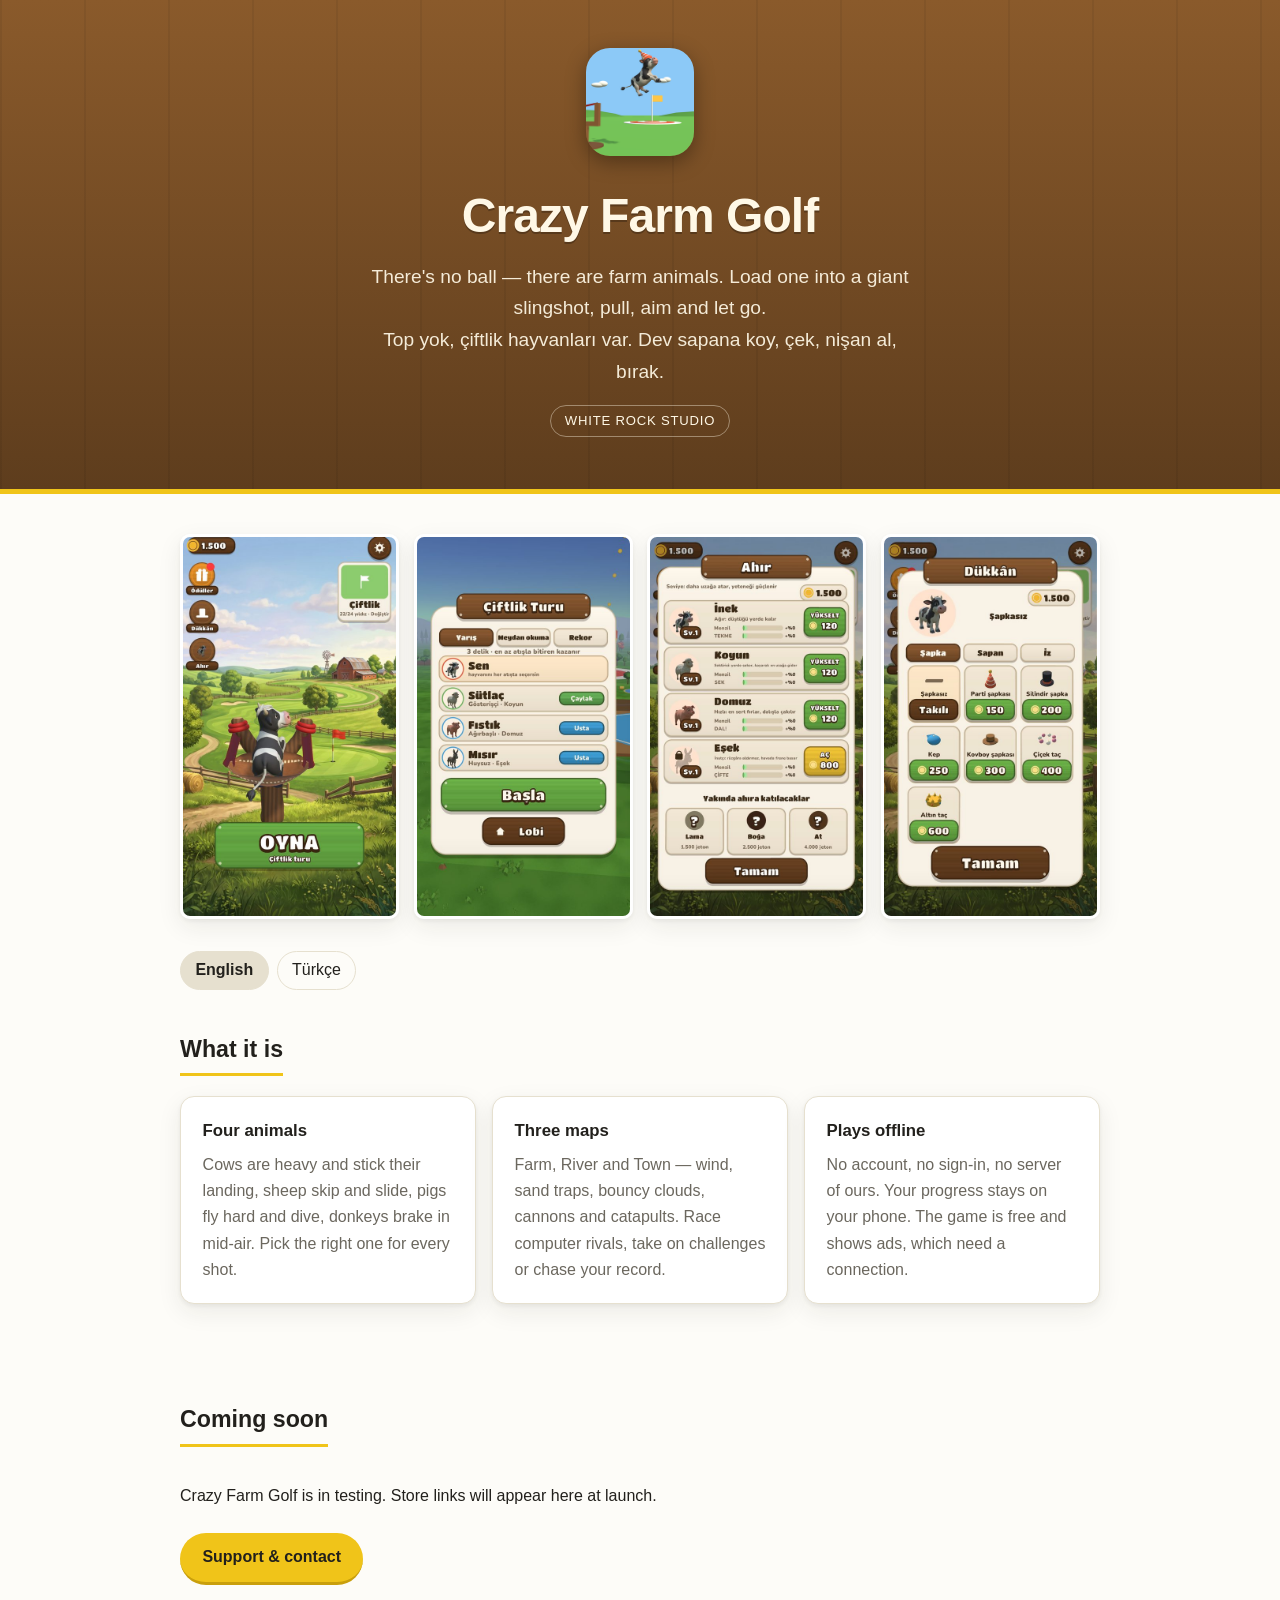
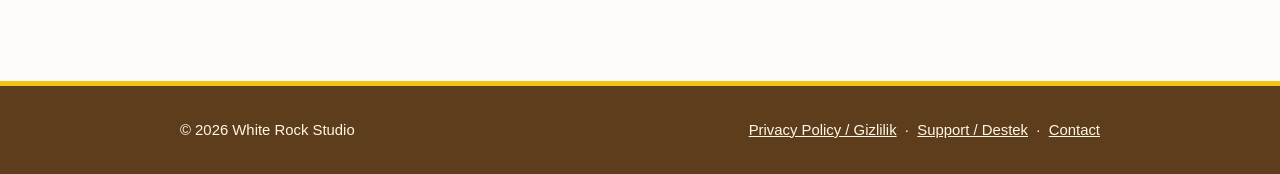
<file: index.html>
<!DOCTYPE html>
<html lang="en">
<head>
<meta charset="utf-8">
<meta name="viewport" content="width=device-width, initial-scale=1">
<title>Crazy Farm Golf</title>
<meta name="description" content="Golf with farm animals: load a cow, sheep, pig or donkey into a giant slingshot and reach the flag in as few shots as you can.">
<link rel="icon" href="/favicon.png">
<link rel="stylesheet" href="/style.css">
</head>
<body>

<div class="band">
  <div class="wrap hero">
    <img class="icon" src="/img/icon.png" alt="Crazy Farm Golf">
    <h1>Crazy Farm Golf</h1>
    <p class="tagline">There's no ball &mdash; there are farm animals. Load one into a giant
      slingshot, pull, aim and let go.<br>
      <span lang="tr">Top yok, çiftlik hayvanları var. Dev sapana koy, çek, nişan al, bırak.</span></p>
    <span class="studio">White Rock Studio</span>
  </div>
</div>

<div class="wrap">
  <div class="shots">
    <img src="/img/lobby.jpg" alt="The cow waiting in the slingshot on the farm" loading="lazy">
    <img src="/img/rivals.jpg" alt="Choosing a mode before a farm tour" loading="lazy">
    <img src="/img/barn.jpg" alt="The barn: cow, sheep, pig and donkey" loading="lazy">
    <img src="/img/shop.jpg" alt="The shop: hats for your animal" loading="lazy">
  </div>
</div>

<div class="wrap">
<nav class="lang-nav" aria-label="Language" style="margin-top:2rem">
  <button type="button" data-go="en" class="on">English</button>
  <button type="button" data-go="tr">Türkçe</button>
</nav>

<div class="lang-block" id="en" lang="en">
  <section style="padding-top:1rem">
    <h2>What it is</h2>
    <div class="cards">
      <div class="card">
        <h3>Four animals</h3>
        <p>Cows are heavy and stick their landing, sheep skip and slide, pigs fly hard
          and dive, donkeys brake in mid-air. Pick the right one for every shot.</p>
      </div>
      <div class="card">
        <h3>Three maps</h3>
        <p>Farm, River and Town &mdash; wind, sand traps, bouncy clouds, cannons and
          catapults. Race computer rivals, take on challenges or chase your record.</p>
      </div>
      <div class="card">
        <h3>Plays offline</h3>
        <p>No account, no sign-in, no server of ours. Your progress stays on your phone.
          The game is free and shows ads, which need a connection.</p>
      </div>
    </div>
  </section>
  <section>
    <h2>Coming soon</h2>
    <p>Crazy Farm Golf is in testing. Store links will appear here at launch.</p>
    <p style="margin-top:1.5rem"><a class="btn" href="/support">Support &amp; contact</a></p>
  </section>
</div>

<div class="lang-block" id="tr" lang="tr">
  <section style="padding-top:1rem">
    <h2>Bu ne?</h2>
    <div class="cards">
      <div class="card">
        <h3>Dört hayvan</h3>
        <p>İnek ağırdır, düştüğü yerde kalır; koyun seker ve kayar; domuz sert fırlar,
          dalışla çakılır; eşek havada frene basar. Her atışa doğru hayvanı seç.</p>
      </div>
      <div class="card">
        <h3>Üç harita</h3>
        <p>Çiftlik, Nehir ve Kasaba &mdash; rüzgâr, kum, zıplatan bulutlar, toplar ve
          mancınıklar. Bilgisayar rakiplerle yarış, meydan okumaları dene, rekorunu kır.</p>
      </div>
      <div class="card">
        <h3>İnternetsiz oynanır</h3>
        <p>Hesap yok, giriş yok, kendi sunucumuz yok. İlerlemen telefonunda kalır.
          Oyun ücretsizdir ve reklam içerir; reklamlar için bağlantı gerekir.</p>
      </div>
    </div>
  </section>
  <section>
    <h2>Yakında</h2>
    <p>Crazy Farm Golf test aşamasında. Mağaza bağlantıları yayında buraya eklenecek.</p>
    <p style="margin-top:1.5rem"><a class="btn" href="/support">Destek ve iletişim</a></p>
  </section>
</div>
</div>

<footer>
  <div class="wrap row">
    <div>&copy; 2026 White Rock Studio</div>
    <div>
      <a href="/privacy">Privacy Policy / Gizlilik</a> &nbsp;&middot;&nbsp;
      <a href="/support">Support / Destek</a> &nbsp;&middot;&nbsp;
      <a href="mailto:crayzfarmescape@gmail.com">Contact</a>
    </div>
  </div>
</footer>

<script src="/lang.js"></script>
</body>
</html>
</file>
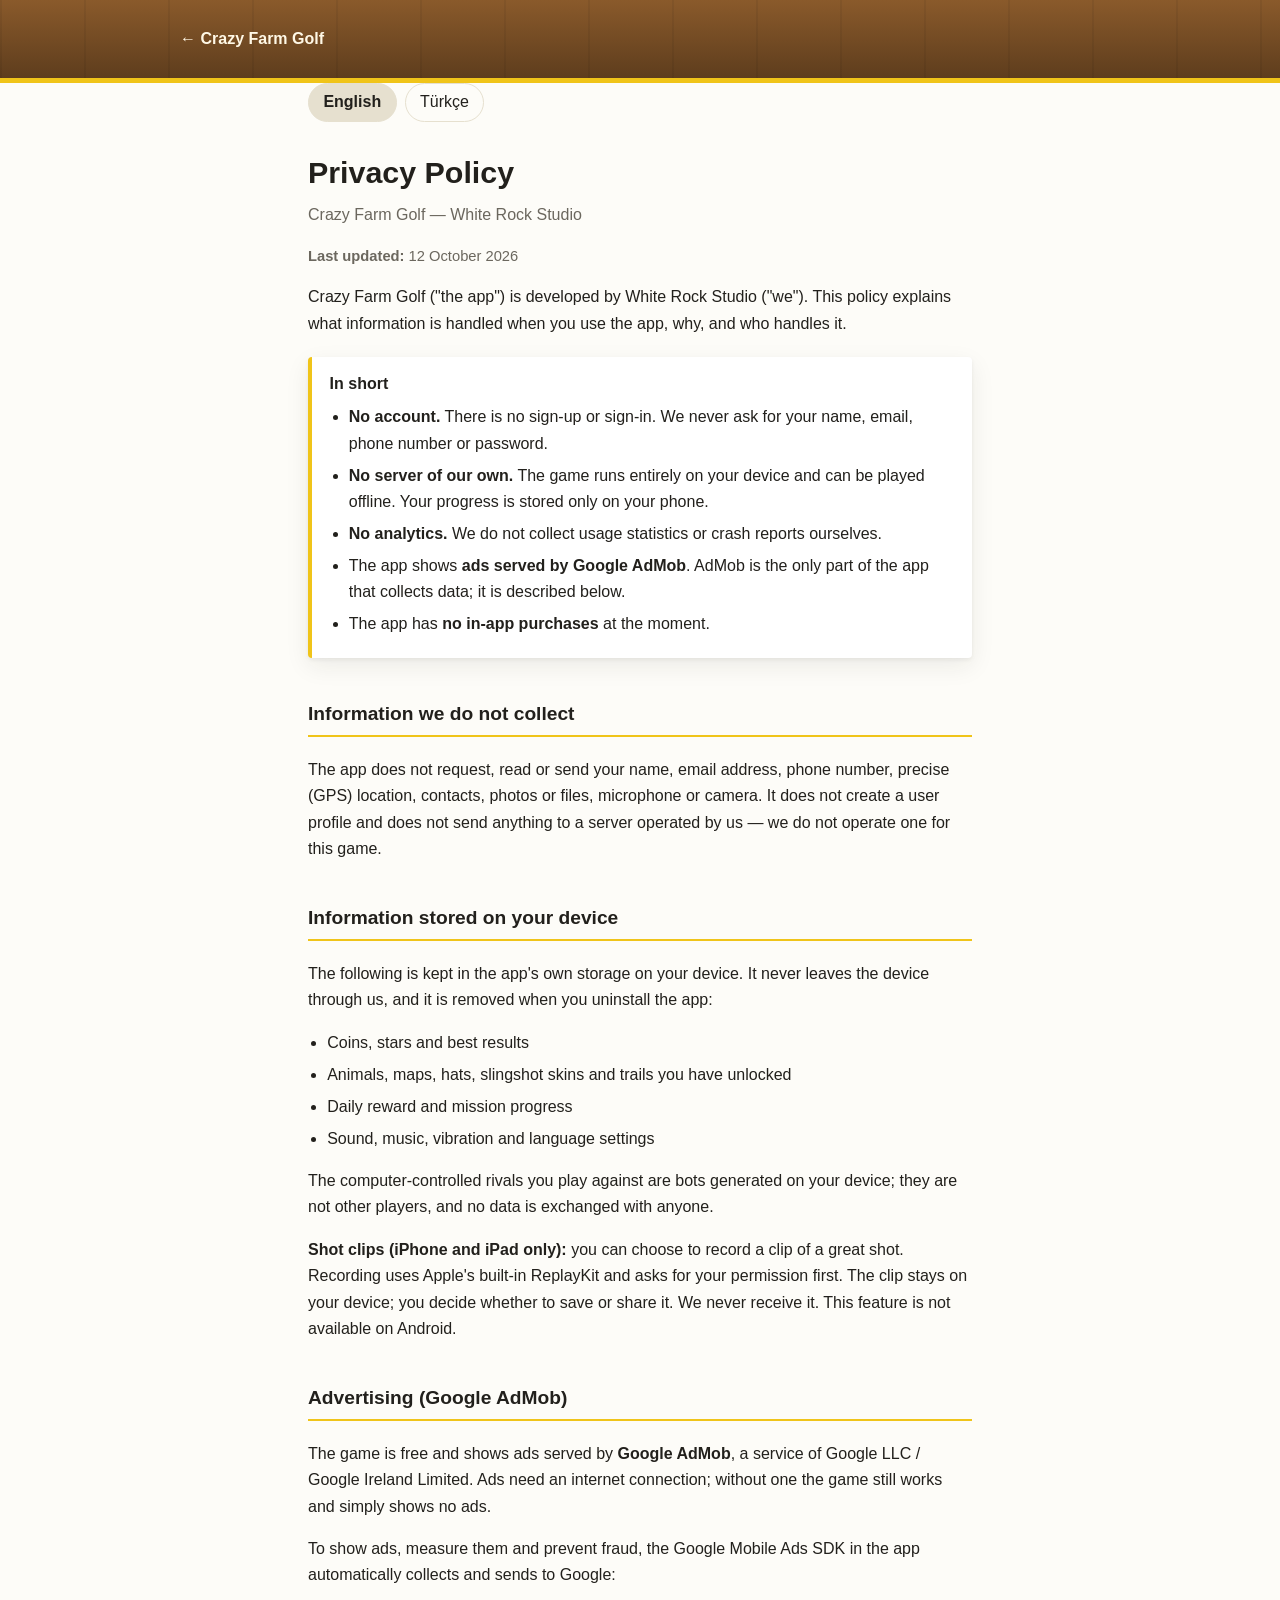
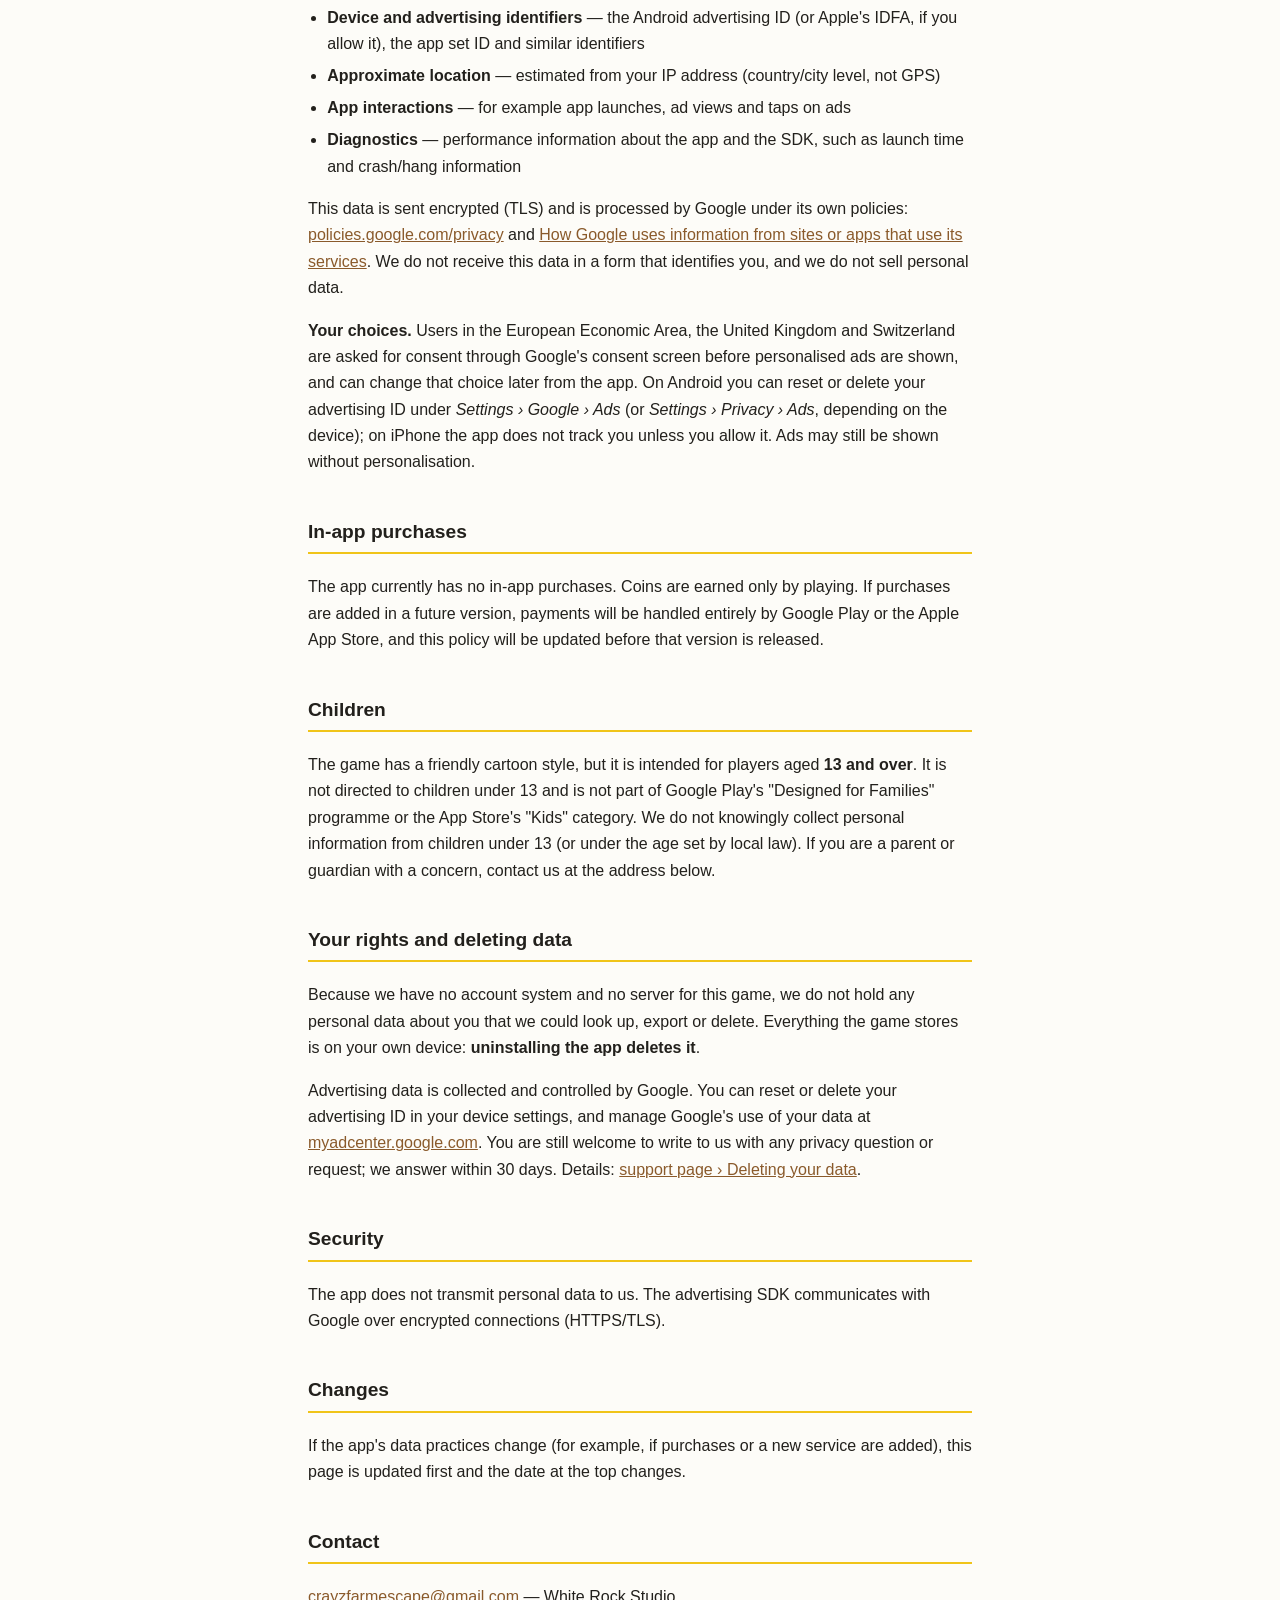
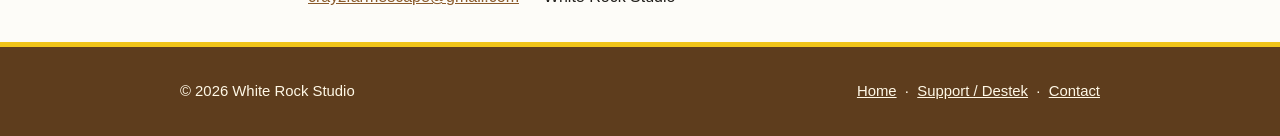
<file: privacy.html>
<!DOCTYPE html>
<html lang="en">
<head>
<meta charset="utf-8">
<meta name="viewport" content="width=device-width, initial-scale=1">
<title>Privacy Policy — Crazy Farm Golf</title>
<meta name="description" content="What Crazy Farm Golf does and does not collect: no account, no server of our own, no analytics. Ads are served by Google AdMob.">
<link rel="icon" href="/favicon.png">
<link rel="stylesheet" href="/style.css">
</head>
<body>

<div class="band">
  <div class="wrap" style="padding-top:1.6rem;padding-bottom:1.6rem">
    <a href="/" style="text-decoration:none;font-weight:600">&larr; Crazy Farm Golf</a>
  </div>
</div>

<div class="wrap narrow">
<article>
<nav class="lang-nav" aria-label="Language">
  <button type="button" data-go="en" class="on">English</button>
  <button type="button" data-go="tr">Türkçe</button>
</nav>

<!-- ⚠️ BU METİN ÜÇ YERLE AYNI ŞEYİ SÖYLEMEK ZORUNDA: (1) bu sayfa, (2) Play Console →
     Veri güvenliği formu, (3) App Store Connect → App Privacy. Biri değişirse üçü birden
     güncellenir. Rehber: SapanOyunu/Magaza/PLAY_KAPALI_TEST.md. İki dil aynı içerik;
     bir tarafı değiştirirsen öbürünü de değiştir. -->
<div class="lang-block" id="en" lang="en">

<h1>Privacy Policy</h1>
<p class="sub">Crazy Farm Golf &mdash; White Rock Studio</p>
<p class="date"><strong>Last updated:</strong> 12 October 2026</p>

<p>Crazy Farm Golf ("the app") is developed by White Rock Studio ("we"). This policy
explains what information is handled when you use the app, why, and who handles it.</p>

<div class="box">
<strong>In short</strong>
<ul>
  <li><strong>No account.</strong> There is no sign-up or sign-in. We never ask for your name, email, phone number or password.</li>
  <li><strong>No server of our own.</strong> The game runs entirely on your device and can be played offline. Your progress is stored only on your phone.</li>
  <li><strong>No analytics.</strong> We do not collect usage statistics or crash reports ourselves.</li>
  <li>The app shows <strong>ads served by Google AdMob</strong>. AdMob is the only part of the app that collects data; it is described below.</li>
  <li>The app has <strong>no in-app purchases</strong> at the moment.</li>
</ul>
</div>

<h2>Information we do not collect</h2>
<p>The app does not request, read or send your name, email address, phone number,
precise (GPS) location, contacts, photos or files, microphone or camera. It does not
create a user profile and does not send anything to a server operated by us &mdash;
we do not operate one for this game.</p>

<h2>Information stored on your device</h2>
<p>The following is kept in the app's own storage on your device. It never leaves the
device through us, and it is removed when you uninstall the app:</p>
<ul>
  <li>Coins, stars and best results</li>
  <li>Animals, maps, hats, slingshot skins and trails you have unlocked</li>
  <li>Daily reward and mission progress</li>
  <li>Sound, music, vibration and language settings</li>
</ul>
<p>The computer-controlled rivals you play against are bots generated on your device;
they are not other players, and no data is exchanged with anyone.</p>
<p><strong>Shot clips (iPhone and iPad only):</strong> you can choose to record a clip of
a great shot. Recording uses Apple's built-in ReplayKit and asks for your permission first.
The clip stays on your device; you decide whether to save or share it. We never receive it.
This feature is not available on Android.</p>

<h2>Advertising (Google AdMob)</h2>
<p>The game is free and shows ads served by <strong>Google AdMob</strong>, a service of
Google LLC / Google Ireland Limited. Ads need an internet connection; without one the game
still works and simply shows no ads.</p>
<p>To show ads, measure them and prevent fraud, the Google Mobile Ads SDK in the app
automatically collects and sends to Google:</p>
<ul>
  <li><strong>Device and advertising identifiers</strong> &mdash; the Android advertising ID
    (or Apple's IDFA, if you allow it), the app set ID and similar identifiers</li>
  <li><strong>Approximate location</strong> &mdash; estimated from your IP address
    (country/city level, not GPS)</li>
  <li><strong>App interactions</strong> &mdash; for example app launches, ad views and taps on ads</li>
  <li><strong>Diagnostics</strong> &mdash; performance information about the app and the SDK,
    such as launch time and crash/hang information</li>
</ul>
<p>This data is sent encrypted (TLS) and is processed by Google under its own policies:
<a href="https://policies.google.com/privacy">policies.google.com/privacy</a> and
<a href="https://policies.google.com/technologies/partner-sites">How Google uses information from sites or apps that use its services</a>.
We do not receive this data in a form that identifies you, and we do not sell personal data.</p>
<p><strong>Your choices.</strong> Users in the European Economic Area, the United Kingdom and
Switzerland are asked for consent through Google's consent screen before personalised ads are
shown, and can change that choice later from the app. On Android you can reset or delete your
advertising ID under <em>Settings &rsaquo; Google &rsaquo; Ads</em> (or <em>Settings &rsaquo;
Privacy &rsaquo; Ads</em>, depending on the device); on iPhone the app does not track you unless
you allow it. Ads may still be shown without personalisation.</p>

<h2>In-app purchases</h2>
<p>The app currently has no in-app purchases. Coins are earned only by playing. If purchases
are added in a future version, payments will be handled entirely by Google Play or the
Apple App Store, and this policy will be updated before that version is released.</p>

<h2>Children</h2>
<p>The game has a friendly cartoon style, but it is intended for players aged
<strong>13 and over</strong>. It is not directed to children under 13 and is not part of
Google Play's "Designed for Families" programme or the App Store's "Kids" category.
We do not knowingly collect personal information from children under 13 (or under the
age set by local law). If you are a parent or guardian with a concern, contact us at the
address below.</p>

<h2>Your rights and deleting data</h2>
<p>Because we have no account system and no server for this game, we do not hold any
personal data about you that we could look up, export or delete. Everything the game
stores is on your own device: <strong>uninstalling the app deletes it</strong>.</p>
<p>Advertising data is collected and controlled by Google. You can reset or delete your
advertising ID in your device settings, and manage Google's use of your data at
<a href="https://myadcenter.google.com">myadcenter.google.com</a>. You are still welcome
to write to us with any privacy question or request; we answer within 30 days. Details:
<a href="/support#delete-data">support page &rsaquo; Deleting your data</a>.</p>

<h2>Security</h2>
<p>The app does not transmit personal data to us. The advertising SDK communicates with
Google over encrypted connections (HTTPS/TLS).</p>

<h2>Changes</h2>
<p>If the app's data practices change (for example, if purchases or a new service are added),
this page is updated first and the date at the top changes.</p>

<h2>Contact</h2>
<p><a href="mailto:crayzfarmescape@gmail.com?subject=Crazy%20Farm%20Golf%20privacy">crayzfarmescape@gmail.com</a>
&mdash; White Rock Studio</p>

</div>

<div class="lang-block" id="tr" lang="tr">

<h1>Gizlilik Politikası</h1>
<p class="sub">Crazy Farm Golf &mdash; White Rock Studio</p>
<p class="date"><strong>Son güncelleme:</strong> 12 Ekim 2026</p>

<p>Crazy Farm Golf ("uygulama"), White Rock Studio ("biz") tarafından geliştirilmiştir.
Bu politika, uygulamayı kullandığınızda hangi bilgilerin işlendiğini, neden işlendiğini
ve kimin işlediğini açıklar.</p>

<div class="box">
<strong>Kısaca</strong>
<ul>
  <li><strong>Hesap yok.</strong> Kayıt olma ya da giriş yapma yoktur. Adınızı, e-postanızı, telefonunuzu veya şifrenizi hiçbir zaman istemeyiz.</li>
  <li><strong>Kendi sunucumuz yok.</strong> Oyun tamamen cihazınızda çalışır ve internetsiz oynanabilir. İlerlemeniz yalnız telefonunuzda saklanır.</li>
  <li><strong>Analitik yok.</strong> Kullanım istatistiği ya da çökme raporu toplamıyoruz.</li>
  <li>Uygulamada <strong>Google AdMob tarafından sunulan reklamlar</strong> gösterilir. Uygulamada veri toplayan tek bölüm AdMob'dur; aşağıda anlatılıyor.</li>
  <li>Uygulamada şu anda <strong>uygulama içi satın alma yoktur</strong>.</li>
</ul>
</div>

<h2>Toplamadığımız bilgiler</h2>
<p>Uygulama; adınızı, e-posta adresinizi, telefon numaranızı, tam (GPS) konumunuzu,
rehberinizi, fotoğraf ve dosyalarınızı, mikrofonunuzu veya kameranızı <strong>istemez,
okumaz ve göndermez</strong>. Kullanıcı profili oluşturmaz ve bizim işlettiğimiz bir sunucuya
hiçbir şey göndermez &mdash; bu oyun için böyle bir sunucumuz yoktur.</p>

<h2>Cihazınızda saklanan bilgiler</h2>
<p>Aşağıdakiler uygulamanın cihazınızdaki kendi depolama alanında tutulur. Bizim
aracılığımızla cihazdan dışarı çıkmaz ve uygulamayı sildiğinizde silinir:</p>
<ul>
  <li>Jetonlar, yıldızlar ve en iyi sonuçlar</li>
  <li>Açtığınız hayvanlar, haritalar, şapkalar, sapan derileri ve uçuş izleri</li>
  <li>Günlük ödül ve görev ilerlemesi</li>
  <li>Ses, müzik, titreşim ve dil ayarları</li>
</ul>
<p>Karşınıza çıkan rakipler cihazınızda üretilen bilgisayar rakiplerdir (bot); başka
oyuncular değildir ve kimseyle veri alışverişi yapılmaz.</p>
<p><strong>Atış klipleri (yalnız iPhone ve iPad):</strong> güzel bir atışın klibini kaydetmeyi
seçebilirsiniz. Kayıt Apple'ın yerleşik ReplayKit özelliğiyle yapılır ve önce izninizi sorar.
Klip cihazınızda kalır; kaydedip kaydetmeyeceğinize ya da paylaşıp paylaşmayacağınıza siz karar
verirsiniz. Klip bize hiçbir zaman ulaşmaz. Bu özellik Android'de yoktur.</p>

<h2>Reklamlar (Google AdMob)</h2>
<p>Oyun ücretsizdir ve <strong>Google AdMob</strong> (Google LLC / Google Ireland Limited
hizmeti) tarafından sunulan reklamlar gösterir. Reklamlar için internet bağlantısı gerekir;
bağlantı yoksa oyun yine çalışır, yalnız reklam gösterilmez.</p>
<p>Reklam göstermek, reklamları ölçmek ve sahtekârlığı önlemek için uygulamadaki Google
Mobile Ads SDK'sı aşağıdakileri otomatik olarak toplar ve Google'a gönderir:</p>
<ul>
  <li><strong>Cihaz ve reklam kimlikleri</strong> &mdash; Android reklam kimliği (izin verirseniz
    Apple'ın IDFA'sı), uygulama seti kimliği ve benzeri tanımlayıcılar</li>
  <li><strong>Yaklaşık konum</strong> &mdash; IP adresinizden tahmin edilir (ülke/şehir düzeyinde, GPS değil)</li>
  <li><strong>Uygulama etkileşimleri</strong> &mdash; örneğin uygulamanın açılması, reklam görüntülemeleri ve reklamlara dokunmalar</li>
  <li><strong>Teşhis bilgileri</strong> &mdash; uygulamanın ve SDK'nın performansıyla ilgili bilgiler
    (açılış süresi, çökme/donma bilgisi gibi)</li>
</ul>
<p>Bu veriler şifreli (TLS) gönderilir ve Google tarafından kendi politikalarına göre işlenir:
<a href="https://policies.google.com/privacy?hl=tr">policies.google.com/privacy</a> ve
<a href="https://policies.google.com/technologies/partner-sites?hl=tr">Google, hizmetlerini kullanan site ve uygulamalardaki bilgileri nasıl kullanır</a>.
Bu verileri sizi tanımlayan bir biçimde almayız ve kişisel veri satmayız.</p>
<p><strong>Seçenekleriniz.</strong> Avrupa Ekonomik Alanı, Birleşik Krallık ve İsviçre'deki
kullanıcılara, kişiselleştirilmiş reklam gösterilmeden önce Google'ın onay ekranı sunulur;
bu tercih daha sonra uygulamadan değiştirilebilir. Android'de reklam kimliğinizi
<em>Ayarlar &rsaquo; Google &rsaquo; Reklamlar</em> (cihaza göre <em>Ayarlar &rsaquo; Gizlilik
&rsaquo; Reklamlar</em>) altından sıfırlayabilir veya silebilirsiniz; iPhone'da siz izin
vermedikçe uygulama sizi izlemez. Reklamlar kişiselleştirilmeden de gösterilebilir.</p>

<h2>Uygulama içi satın alma</h2>
<p>Uygulamada şu anda uygulama içi satın alma yoktur; jetonlar yalnız oynayarak kazanılır.
İleride satın alma eklenirse ödemeler tamamen Google Play veya Apple App Store üzerinden
yürütülür ve bu politika o sürüm yayınlanmadan önce güncellenir.</p>

<h2>Çocuklar</h2>
<p>Oyunun görsel dili sevimli ve çizgi film tarzındadır, ancak <strong>13 yaş ve üzeri</strong>
oyuncular için tasarlanmıştır. 13 yaş altındaki çocuklara yönelik değildir; Google Play'in
"Aileler için tasarlandı" programında ya da App Store'un "Çocuklar" kategorisinde yer almaz.
13 yaşın (veya yerel mevzuatın belirlediği yaşın) altındaki çocuklardan bilerek kişisel bilgi
toplamayız. Ebeveyn veya vasiyseniz ve bir endişeniz varsa aşağıdaki adresten bize yazın.</p>

<h2>Haklarınız ve verilerin silinmesi</h2>
<p>Bu oyun için hesap sistemimiz ve sunucumuz olmadığından, sizinle ilgili arayıp
bulabileceğimiz, dışa aktarabileceğimiz veya silebileceğimiz bir kişisel veri tutmuyoruz.
Oyunun sakladığı her şey kendi cihazınızdadır: <strong>uygulamayı kaldırmak hepsini siler</strong>.</p>
<p>Reklam verileri Google tarafından toplanır ve yönetilir. Reklam kimliğinizi cihaz
ayarlarınızdan sıfırlayabilir ya da silebilir, Google'ın verilerinizi kullanımını
<a href="https://myadcenter.google.com">myadcenter.google.com</a> adresinden yönetebilirsiniz.
Gizlilikle ilgili her soru ve talebiniz için yine de bize yazabilirsiniz; 30 gün içinde
yanıtlarız. Ayrıntı: <a href="/support#silme">destek sayfası &rsaquo; Verilerin silinmesi</a>.
Türkiye'de yaşıyorsanız 6698 sayılı KVKK kapsamındaki başvurularınızı da aynı adrese
iletebilirsiniz.</p>

<h2>Güvenlik</h2>
<p>Uygulama bize kişisel veri göndermez. Reklam SDK'sı Google ile şifreli bağlantılar
(HTTPS/TLS) üzerinden haberleşir.</p>

<h2>Değişiklikler</h2>
<p>Uygulamanın veri uygulamaları değişirse (örneğin satın alma ya da yeni bir hizmet eklenirse)
önce bu sayfa güncellenir ve başındaki tarih değişir.</p>

<h2>İletişim</h2>
<p><a href="mailto:crayzfarmescape@gmail.com?subject=Crazy%20Farm%20Golf%20gizlilik">crayzfarmescape@gmail.com</a>
&mdash; White Rock Studio</p>

</div>
</article>
</div>

<footer>
  <div class="wrap row">
    <div>&copy; 2026 White Rock Studio</div>
    <div>
      <a href="/">Home</a> &nbsp;&middot;&nbsp;
      <a href="/support">Support / Destek</a> &nbsp;&middot;&nbsp;
      <a href="mailto:crayzfarmescape@gmail.com">Contact</a>
    </div>
  </div>
</footer>

<script src="/lang.js"></script>
</body>
</html>
</file>
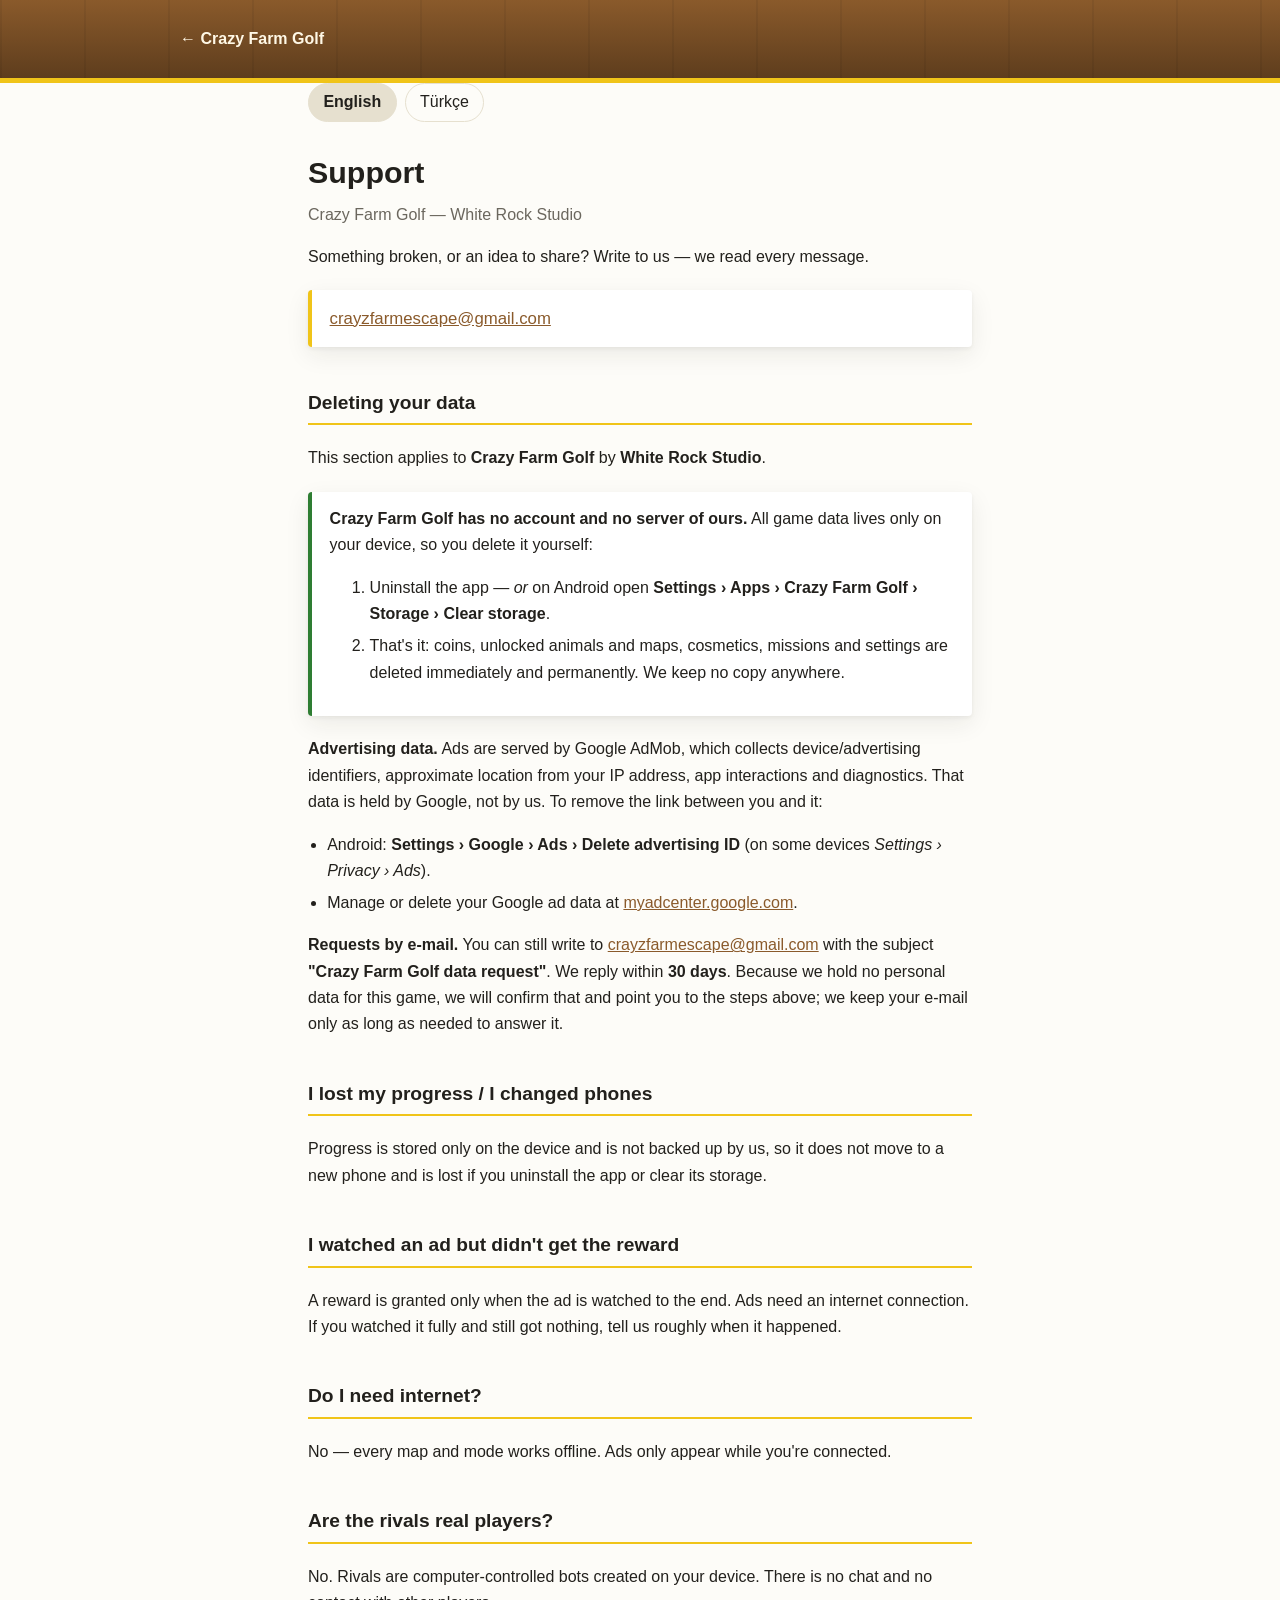
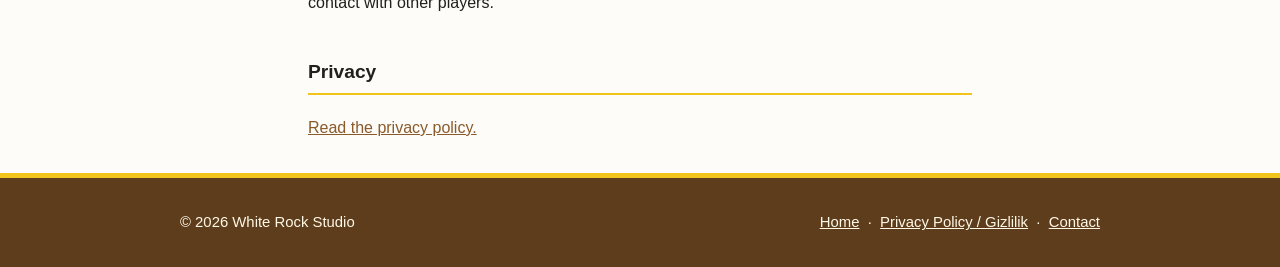
<file: support.html>
<!DOCTYPE html>
<html lang="en">
<head>
<meta charset="utf-8">
<meta name="viewport" content="width=device-width, initial-scale=1">
<title>Support — Crazy Farm Golf</title>
<meta name="description" content="Help with progress, ads and data deletion for Crazy Farm Golf, and how to contact White Rock Studio.">
<link rel="icon" href="/favicon.png">
<link rel="stylesheet" href="/style.css">
</head>
<body>

<div class="band">
  <div class="wrap" style="padding-top:1.6rem;padding-bottom:1.6rem">
    <a href="/" style="text-decoration:none;font-weight:600">&larr; Crazy Farm Golf</a>
  </div>
</div>

<div class="wrap narrow">
<article>
<nav class="lang-nav" aria-label="Language">
  <button type="button" data-go="en" class="on">English</button>
  <button type="button" data-go="tr">Türkçe</button>
</nav>

<div class="lang-block" id="en" lang="en">

<h1>Support</h1>
<p class="sub">Crazy Farm Golf &mdash; White Rock Studio</p>

<p>Something broken, or an idea to share? Write to us &mdash; we read every message.</p>
<p class="box" style="font-size:1.05rem">
  <a href="mailto:crayzfarmescape@gmail.com?subject=Crazy%20Farm%20Golf">crayzfarmescape@gmail.com</a>
</p>

<!-- ⚠️ Bu bölüm Play Console → Veri güvenliği formunda veri silme adresi olarak
     gösterilebilir. Google üç şey istiyor: uygulama/geliştirici adı, adımların açıkça
     yazılması, silinen ve saklanan veri türleri + süre. Kısaltma, aşağı taşıma. -->
<h2 id="delete-data">Deleting your data</h2>
<p>This section applies to <strong>Crazy Farm Golf</strong> by <strong>White Rock Studio</strong>.</p>

<div class="box" style="border-left:4px solid #2e7d32">
<p style="margin-top:0"><strong>Crazy Farm Golf has no account and no server of ours.</strong>
All game data lives only on your device, so you delete it yourself:</p>
<ol>
  <li>Uninstall the app &mdash; <em>or</em> on Android open <strong>Settings &rsaquo; Apps &rsaquo;
    Crazy Farm Golf &rsaquo; Storage &rsaquo; Clear storage</strong>.</li>
  <li>That's it: coins, unlocked animals and maps, cosmetics, missions and settings are deleted
    immediately and permanently. We keep no copy anywhere.</li>
</ol>
</div>

<p><strong>Advertising data.</strong> Ads are served by Google AdMob, which collects device/advertising
identifiers, approximate location from your IP address, app interactions and diagnostics. That data is
held by Google, not by us. To remove the link between you and it:</p>
<ul>
  <li>Android: <strong>Settings &rsaquo; Google &rsaquo; Ads &rsaquo; Delete advertising ID</strong>
    (on some devices <em>Settings &rsaquo; Privacy &rsaquo; Ads</em>).</li>
  <li>Manage or delete your Google ad data at <a href="https://myadcenter.google.com">myadcenter.google.com</a>.</li>
</ul>

<p><strong>Requests by e-mail.</strong> You can still write to
<a href="mailto:crayzfarmescape@gmail.com?subject=Crazy%20Farm%20Golf%20data%20request">crayzfarmescape@gmail.com</a>
with the subject <strong>"Crazy Farm Golf data request"</strong>. We reply within <strong>30 days</strong>.
Because we hold no personal data for this game, we will confirm that and point you to the steps above;
we keep your e-mail only as long as needed to answer it.</p>

<h2>I lost my progress / I changed phones</h2>
<p>Progress is stored only on the device and is not backed up by us, so it does not move to a new
phone and is lost if you uninstall the app or clear its storage.</p>

<h2>I watched an ad but didn't get the reward</h2>
<p>A reward is granted only when the ad is watched to the end. Ads need an internet connection.
If you watched it fully and still got nothing, tell us roughly when it happened.</p>

<h2>Do I need internet?</h2>
<p>No &mdash; every map and mode works offline. Ads only appear while you're connected.</p>

<h2>Are the rivals real players?</h2>
<p>No. Rivals are computer-controlled bots created on your device. There is no chat and no
contact with other players.</p>

<h2>Privacy</h2>
<p><a href="/privacy">Read the privacy policy.</a></p>

</div>

<div class="lang-block" id="tr" lang="tr">

<h1>Destek</h1>
<p class="sub">Crazy Farm Golf &mdash; White Rock Studio</p>

<p>Bir şey mi bozuk, ya da bir fikrin mi var? Bize yaz &mdash; her mesajı okuyoruz.</p>
<p class="box" style="font-size:1.05rem">
  <a href="mailto:crayzfarmescape@gmail.com?subject=Crazy%20Farm%20Golf">crayzfarmescape@gmail.com</a>
</p>

<h2 id="silme">Verilerin silinmesi</h2>
<p>Bu bölüm <strong>White Rock Studio</strong>'nun <strong>Crazy Farm Golf</strong> uygulaması içindir.</p>

<div class="box" style="border-left:4px solid #2e7d32">
<p style="margin-top:0"><strong>Crazy Farm Golf'te hesap ve bize ait sunucu yoktur.</strong>
Oyunun bütün verisi yalnız cihazınızdadır; silmek sizin elinizde:</p>
<ol>
  <li>Uygulamayı kaldırın &mdash; <em>ya da</em> Android'de <strong>Ayarlar &rsaquo; Uygulamalar &rsaquo;
    Crazy Farm Golf &rsaquo; Depolama &rsaquo; Depolama alanını temizle</strong> yolunu izleyin.</li>
  <li>Bu kadar: jetonlar, açılan hayvan ve haritalar, kozmetikler, görevler ve ayarlar anında ve
    kalıcı olarak silinir. Hiçbir yerde kopyasını tutmayız.</li>
</ol>
</div>

<p><strong>Reklam verileri.</strong> Reklamları Google AdMob sunar; AdMob cihaz/reklam kimliklerini,
IP adresinden yaklaşık konumu, uygulama etkileşimlerini ve teşhis bilgilerini toplar. Bu veriler
bizde değil, Google'dadır. Sizinle bağını koparmak için:</p>
<ul>
  <li>Android: <strong>Ayarlar &rsaquo; Google &rsaquo; Reklamlar &rsaquo; Reklam kimliğini sil</strong>
    (bazı cihazlarda <em>Ayarlar &rsaquo; Gizlilik &rsaquo; Reklamlar</em>).</li>
  <li>Google reklam verilerinizi <a href="https://myadcenter.google.com">myadcenter.google.com</a> adresinden yönetin veya silin.</li>
</ul>

<p><strong>E-postayla talep.</strong> Yine de
<a href="mailto:crayzfarmescape@gmail.com?subject=Crazy%20Farm%20Golf%20veri%20talebi">crayzfarmescape@gmail.com</a>
adresine <strong>"Crazy Farm Golf veri talebi"</strong> konusuyla yazabilirsiniz. <strong>30 gün içinde</strong>
yanıtlarız. Bu oyun için kişisel veri tutmadığımızdan bunu teyit eder ve yukarıdaki adımları iletiriz;
e-postanızı yalnız yanıtlamak için gereken süre kadar saklarız.</p>

<h2>İlerlemem kayboldu / telefon değiştirdim</h2>
<p>İlerleme yalnız cihazda saklanır ve bizim tarafımızdan yedeklenmez. Bu yüzden yeni telefona
taşınmaz; uygulamayı kaldırırsanız ya da depolamasını temizlerseniz kaybolur.</p>

<h2>Reklamı izledim ama ödül gelmedi</h2>
<p>Ödül, reklam sonuna kadar izlendiğinde verilir. Reklamlar için internet bağlantısı gerekir.
Sonuna kadar izlediğiniz hâlde ödül gelmediyse, yaklaşık ne zaman olduğunu bize yazın.</p>

<h2>İnternet gerekiyor mu?</h2>
<p>Hayır &mdash; bütün haritalar ve modlar internetsiz çalışır. Reklamlar yalnız bağlantı varken görünür.</p>

<h2>Rakipler gerçek oyuncu mu?</h2>
<p>Hayır. Rakipler cihazınızda üretilen bilgisayar kontrollü botlardır. Sohbet ya da başka
oyuncularla temas yoktur.</p>

<h2>Gizlilik</h2>
<p><a href="/privacy">Gizlilik politikasını okuyun.</a></p>

</div>
</article>
</div>

<footer>
  <div class="wrap row">
    <div>&copy; 2026 White Rock Studio</div>
    <div>
      <a href="/">Home</a> &nbsp;&middot;&nbsp;
      <a href="/privacy">Privacy Policy / Gizlilik</a> &nbsp;&middot;&nbsp;
      <a href="mailto:crayzfarmescape@gmail.com">Contact</a>
    </div>
  </div>
</footer>

<script src="/lang.js"></script>
</body>
</html>
</file>
<file: style.css>
/* Crazy Farm Golf — shared styles (Crazy Farm Escape sitesinden uyarlandı).
   Farm palette: hay gold, barn red, pasture green, weathered wood.
   No external fonts or assets: the page must render before a slow phone
   finishes its first paint, because most visitors arrive from a store
   listing on mobile data. */

:root {
  --hay:    #f0c419;
  --hay-dk: #c99f0c;
  --barn:   #c0432f;
  --grass:  #6fae3f;
  --wood:   #8a5a2b;
  --wood-dk:#5e3d1d;
  --cream:  #fdfcf8;
  --card:   #ffffff;
  --ink:    #22201c;
  --muted:  #6b675e;
  --line:   #e6e0cf;
  --radius: 14px;
  --shadow: 0 2px 4px rgba(34,32,28,.06), 0 8px 24px rgba(34,32,28,.08);
  color-scheme: light dark;
}

@media (prefers-color-scheme: dark) {
  :root {
    --cream: #17150f;
    --card:  #201d16;
    --ink:   #ece7d8;
    --muted: #9c968a;
    --line:  #35301f;
    --shadow: 0 2px 4px rgba(0,0,0,.3), 0 8px 24px rgba(0,0,0,.35);
  }
}

* { box-sizing: border-box; }

body {
  margin: 0;
  font-family: -apple-system, BlinkMacSystemFont, "Segoe UI", Roboto, "Helvetica Neue", sans-serif;
  line-height: 1.65;
  color: var(--ink);
  background: var(--cream);
  -webkit-text-size-adjust: 100%;
}

.wrap { max-width: 60rem; margin: 0 auto; padding: 0 1.25rem; }
.narrow { max-width: 44rem; }

a { color: var(--wood); }
@media (prefers-color-scheme: dark) { a { color: var(--hay); } }

/* ---- Wooden header band. The plank stripes are gradients, not an image,
   so the band costs nothing to download and stays crisp on any density. ---- */
.band {
  background:
    repeating-linear-gradient(90deg,
      rgba(0,0,0,.06) 0 2px, transparent 2px 84px),
    linear-gradient(180deg, var(--wood) 0%, var(--wood-dk) 100%);
  color: #fff8e6;
  border-bottom: 5px solid var(--hay);
}
.band a { color: #fff8e6; }

.hero { padding: 3rem 0 3.25rem; text-align: center; }
.hero img.icon {
  width: 108px; height: 108px; border-radius: 24px;
  box-shadow: 0 6px 20px rgba(0,0,0,.35);
  display: block; margin: 0 auto 1.25rem;
}
.hero h1 {
  font-size: clamp(2rem, 7vw, 3rem);
  margin: 0 0 .35rem;
  letter-spacing: -.02em;
  text-shadow: 0 2px 0 rgba(0,0,0,.25);
}
.hero p.tagline {
  font-size: clamp(1rem, 3.4vw, 1.2rem);
  margin: 0 auto; max-width: 34rem; opacity: .93;
}
.studio {
  display: inline-block; margin-top: 1.1rem; padding: .25rem .85rem;
  border: 1px solid rgba(255,248,230,.4); border-radius: 999px;
  font-size: .82rem; letter-spacing: .06em; text-transform: uppercase;
}

/* ---- Screenshots ---- */
.shots {
  display: grid; gap: .9rem; margin: 2.5rem 0 0;
  grid-template-columns: repeat(4, 1fr);
}
.shots img {
  width: 100%; height: auto; display: block;
  border-radius: 10px; border: 3px solid var(--card);
  box-shadow: var(--shadow);
}
@media (max-width: 640px) {
  .shots { grid-template-columns: repeat(2, 1fr); }
}

/* ---- Content ---- */
section { padding: 3rem 0; }
h2 {
  font-size: 1.45rem; margin: 0 0 1.25rem;
  display: inline-block; padding-bottom: .3rem;
  border-bottom: 3px solid var(--hay);
}

.cards { display: grid; gap: 1rem; grid-template-columns: repeat(3, 1fr); }
@media (max-width: 760px) { .cards { grid-template-columns: 1fr; } }
.card {
  background: var(--card); border: 1px solid var(--line);
  border-radius: var(--radius); padding: 1.25rem 1.35rem;
  box-shadow: var(--shadow);
}
.card h3 { margin: 0 0 .4rem; font-size: 1.05rem; }
.card p { margin: 0; color: var(--muted); }

.btn {
  display: inline-block; text-decoration: none; font-weight: 600;
  background: var(--hay); color: #22201c;
  padding: .7rem 1.4rem; border-radius: 999px;
  border-bottom: 3px solid var(--hay-dk);
}
.btn:hover { filter: brightness(1.05); }

/* ---- Long-form legal / support text ---- */
article h2 {
  display: block; font-size: 1.2rem; margin-top: 2.5rem;
  border-bottom: 2px solid var(--hay); padding-bottom: .3rem;
}
article h1 { font-size: 1.9rem; margin-bottom: .25rem; }
article ul { padding-left: 1.2rem; }
article li { margin: .35rem 0; }
.sub { color: var(--muted); margin-top: 0; }
.date { color: var(--muted); font-size: .92rem; }
.box {
  background: var(--card); border-left: 4px solid var(--hay);
  border-radius: 4px; padding: .9rem 1.1rem; margin: 1.25rem 0;
  box-shadow: var(--shadow);
}
.box ul { margin: .4rem 0; }
.langbar { margin: 1.5rem 0 0; font-size: .92rem; }
.langbar a { margin-right: .75rem; }
.lang-block { margin-top: 3.5rem; padding-top: 1.5rem; border-top: 1px dashed var(--line); }

/* ---- Footer ---- */
footer {
  border-top: 5px solid var(--hay);
  background: var(--wood-dk); color: #fff8e6;
  padding: 2rem 0; margin-top: 2rem; font-size: .93rem;
}
footer a { color: #fff8e6; }
footer .row { display: flex; flex-wrap: wrap; gap: 1.25rem; justify-content: space-between; }

/* ---- DİL SEÇİCİ ------------------------------------------------------
   Apple gizlilik metninin çevrilmesini ZORUNLU tutmuyor; tek adres yeterli.
   Ama hedef kitle çocuk ve metin veri silme gibi şeyleri anlatıyor — okunması
   işe yarıyor. Bu yüzden tek adres, çok dilli sayfa: App Store'daki yedi dile
   de aynı bağlantı yazılıyor, sayfa tarayıcı diline göre açılıyor.
   ⚠️ JS KAPALIYSA İKİ DİL DE GÖRÜNÜR. Gizleme yalnız JS ile ekleniyor
   (`js-lang` sınıfı), yani betik çalışmazsa kimse metinsiz kalmıyor —
   incelemecinin tarayıcısında bir aksilik olursa sayfa yine de tam. */
.lang-nav { display:flex; gap:.5rem; margin:0 0 1.5rem; flex-wrap:wrap; }
.lang-nav button {
  font:inherit; cursor:pointer; padding:.35rem .9rem; border-radius:999px;
  border:1px solid var(--line); background:transparent; color:inherit;
}
.lang-nav button.on { background:var(--line); font-weight:600; }
.lang-nav button:focus-visible { outline:2px solid currentColor; outline-offset:2px; }
.js-lang .lang-block { display:none; margin-top:0; padding-top:0; border-top:0; }
.js-lang .lang-block.on { display:block; }
</file>
